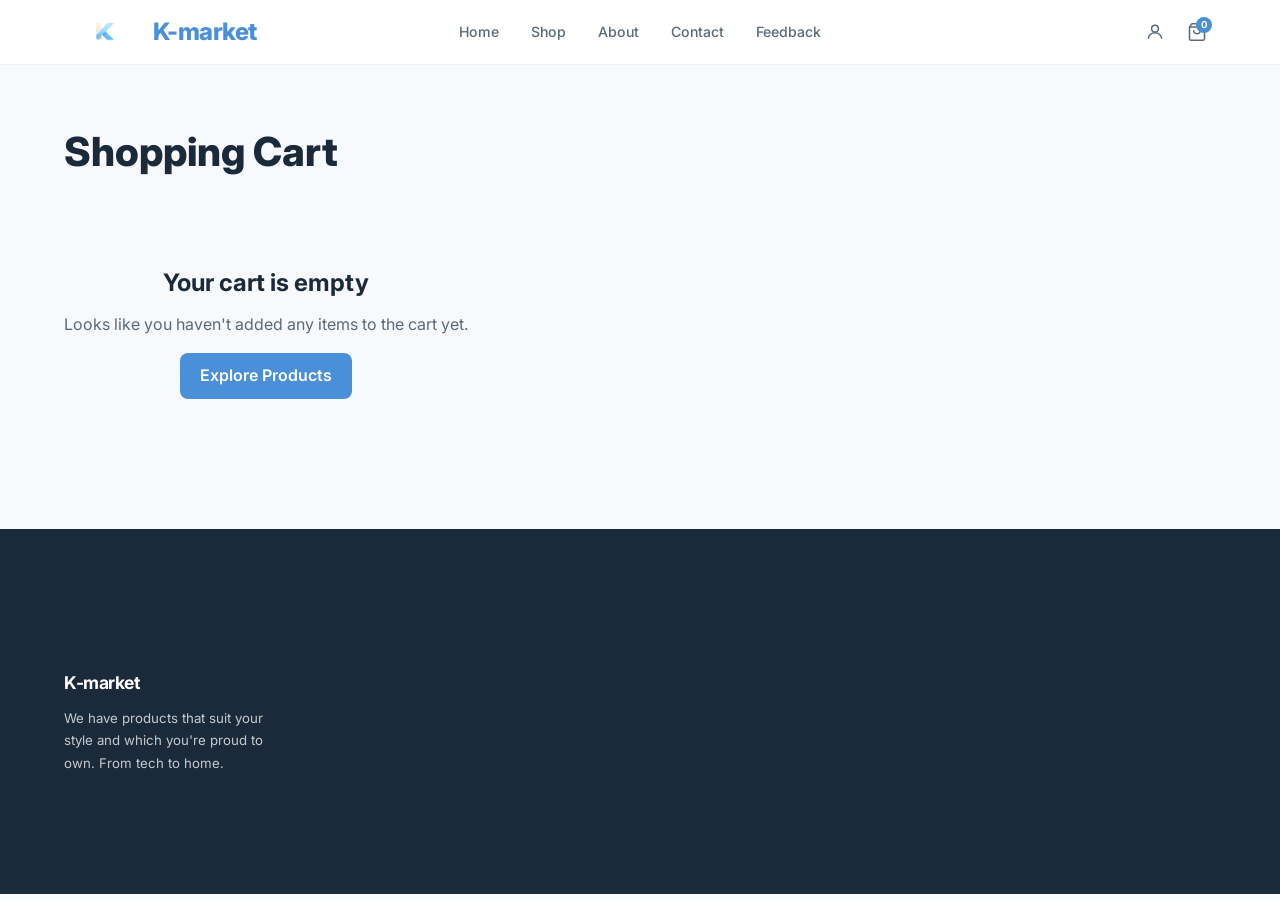
<file: cart.html>
<!DOCTYPE html>
<html lang="en">

<head>
  <meta charset="UTF-8" />
  <meta name="viewport" content="width=device-width, initial-scale=1.0" />
  <title>Your Cart - K-market</title>
  <link rel="preconnect" href="https://fonts.googleapis.com" />
  <link rel="preconnect" href="https://fonts.gstatic.com" crossorigin />
  <link href="https://fonts.googleapis.com/css2?family=Inter:wght@400;500;600;700;800&display=swap" rel="stylesheet" />
  <link rel="stylesheet" href="styles.css" />
  <link rel="stylesheet" href="cart.css" />
</head>

<body>

  <!-- ═══════════════════════════════ NAVBAR ═══════════════════════════════ -->
  <header class="navbar" id="navbar">
    <div class="container nav-inner">
      <a href="index.html" class="logo">
        <img src="logo.png" alt="K-market" class="logo-img" />
        <span class="logo-text">K-market</span>
      </a>

      <nav class="nav-links" id="nav-links">
        <a href="index.html" class="nav-link">Home</a>
        <a href="index.html#products" class="nav-link">Shop</a>
        <a href="about.html" class="nav-link">About</a>
        <a href="contact.html" class="nav-link">Contact</a>
        <a href="feedback.html" class="nav-link">Feedback</a>
      </nav>

      <div class="nav-actions">
        <a href="login.html" class="nav-icon-btn" id="btn-user" aria-label="Account">
          <svg width="20" height="20" viewBox="0 0 24 24" fill="none" stroke="currentColor" stroke-width="1.8">
            <circle cx="12" cy="8" r="4" />
            <path d="M4 20c0-4 3.6-7 8-7s8 3 8 7" />
          </svg>
        </a>

        <button class="nav-icon-btn cart-btn" id="btn-cart" aria-label="Cart">
          <svg width="20" height="20" viewBox="0 0 24 24" fill="none" stroke="currentColor" stroke-width="1.8">
            <path d="M6 2 3 6v14a2 2 0 0 0 2 2h14a2 2 0 0 0 2-2V6l-3-4z" />
            <line x1="3" y1="6" x2="21" y2="6" />
            <path d="M16 10a4 4 0 0 1-8 0" />
          </svg>
          <span class="cart-badge" id="cart-badge">0</span>
        </button>
        <button class="hamburger" id="hamburger" aria-label="Menu">
          <svg width="24" height="24" viewBox="0 0 24 24" fill="none" stroke="currentColor" stroke-width="2">
            <path d="M3 12h18M3 6h18M3 18h18" />
          </svg>
        </button>
      </div>
    </div>
  </header>

  <!-- ═════════════════════════════ CART SECTION ══════════════════════════════ -->
  <main class="cart-page">
    <div class="container">
      <div class="cart-header">
        <h1>Shopping Cart</h1>
      </div>

      <div class="cart-container" id="cart-container">
        <!-- Cart Items -->
        <div class="cart-items" id="cart-items">
          <!-- Items will be injected here via JS -->
        </div>

        <!-- Order Summary -->
        <aside class="cart-summary">
          <h2 class="summary-title">Order Summary</h2>
          <div class="order-item-row" style="margin-bottom: 15px;">
            <span>Subtotal</span>
            <div class="dots"></div>
            <span id="summary-subtotal">$0.00</span>
          </div>
          <div class="order-item-row" style="margin-bottom: 15px;">
            <span>Shipping</span>
            <div class="dots"></div>
            <span>Free</span>
          </div>
          <div class="order-item-row" style="margin-bottom: 15px;">
            <span>Tax (10%)</span>
            <div class="dots"></div>
            <span id="summary-tax">$0.00</span>
          </div>
          <div class="order-divider"></div>
          <div class="order-item-row total-main" style="margin-top: 10px;">
            <span style="font-size: 1.25rem; font-weight: 700;">Total</span>
            <div class="dots"></div>
            <span id="summary-total" style="font-size: 1.25rem; font-weight: 700;">$0.00</span>
          </div>
          <button class="btn-checkout" onclick="window.location.href='checkout.html'">Proceed to Checkout</button>
          <a href="index.html" class="btn-continue" style="display: block; text-align: center; background: none; color: #4A90D9; margin-top: 15px;">Continue Shopping</a>
        </aside>
      </div>
    </div>
  </main>

  <!-- ═══════════════════════════════ FOOTER ═══════════════════════════════ -->
  <footer class="footer section" id="contact">
    <div class="container footer-inner">
      <div class="footer-brand">
        <span class="logo-text">K-market</span>
        <p>We have products that suit your style and which you're proud to own. From tech to home.</p>
      </div>
    </div>
  </footer>

  <script src="script.js"></script>
  <script>
    document.addEventListener('DOMContentLoaded', () => {
      const cartItemsContainer = document.getElementById('cart-items');
      const cartContainer = document.getElementById('cart-container');
      const summarySubtotal = document.getElementById('summary-subtotal');
      const summaryTax = document.getElementById('summary-tax');
      const summaryTotal = document.getElementById('summary-total');

      function renderCart() {
        const cart = CartManager.getCart();
        cartItemsContainer.innerHTML = '';

        if (cart.length === 0) {
          cartContainer.innerHTML = `
            <div class="empty-cart-msg">
              <h2>Your cart is empty</h2>
              <p>Looks like you haven't added any items to the cart yet.</p>
              <a href="index.html" class="btn-continue">Explore Products</a>
            </div>
          `;
          return;
        }

        let subtotal = 0;

        cart.forEach((item, index) => {
          subtotal += item.price * item.quantity;
          const itemEl = document.createElement('div');
          itemEl.className = 'cart-item';
          itemEl.innerHTML = `
            <img src="${item.img}" alt="${item.name}" onerror="this.src='logo.png'">
            <div class="cart-item-info">
              <h3 class="cart-item-title">${item.name}</h3>
              <p class="cart-item-price">$${item.price.toLocaleString(undefined, {minimumFractionDigits: 2})}</p>
            </div>
            <div class="cart-item-actions">
              <div class="qty-controls">
                <button class="qty-btn" onclick="updateQty(${index}, -1)">-</button>
                <input type="text" class="qty-input" value="${item.quantity}" readonly>
                <button class="qty-btn" onclick="updateQty(${index}, 1)">+</button>
              </div>
              <button class="remove-btn" onclick="removeItem(${index})">Remove</button>
            </div>
          `;
          cartItemsContainer.appendChild(itemEl);
        });

        const tax = subtotal * 0.10;
        const total = subtotal + tax;

        summarySubtotal.textContent = '$' + subtotal.toLocaleString(undefined, {minimumFractionDigits: 2});
        summaryTax.textContent = '$' + tax.toLocaleString(undefined, {minimumFractionDigits: 2});
        summaryTotal.textContent = '$' + total.toLocaleString(undefined, {minimumFractionDigits: 2});
      }

      window.updateQty = (index, change) => {
        const cart = CartManager.getCart();
        if (cart[index]) {
          cart[index].quantity += change;
          if (cart[index].quantity <= 0) {
            cart.splice(index, 1);
          }
          CartManager.saveCart(cart);
          renderCart();
        }
      };

      window.removeItem = (index) => {
        const cart = CartManager.getCart();
        cart.splice(index, 1);
        CartManager.saveCart(cart);
        renderCart();
      };

      renderCart();
    });
  </script>
</body>

</html>
</file>
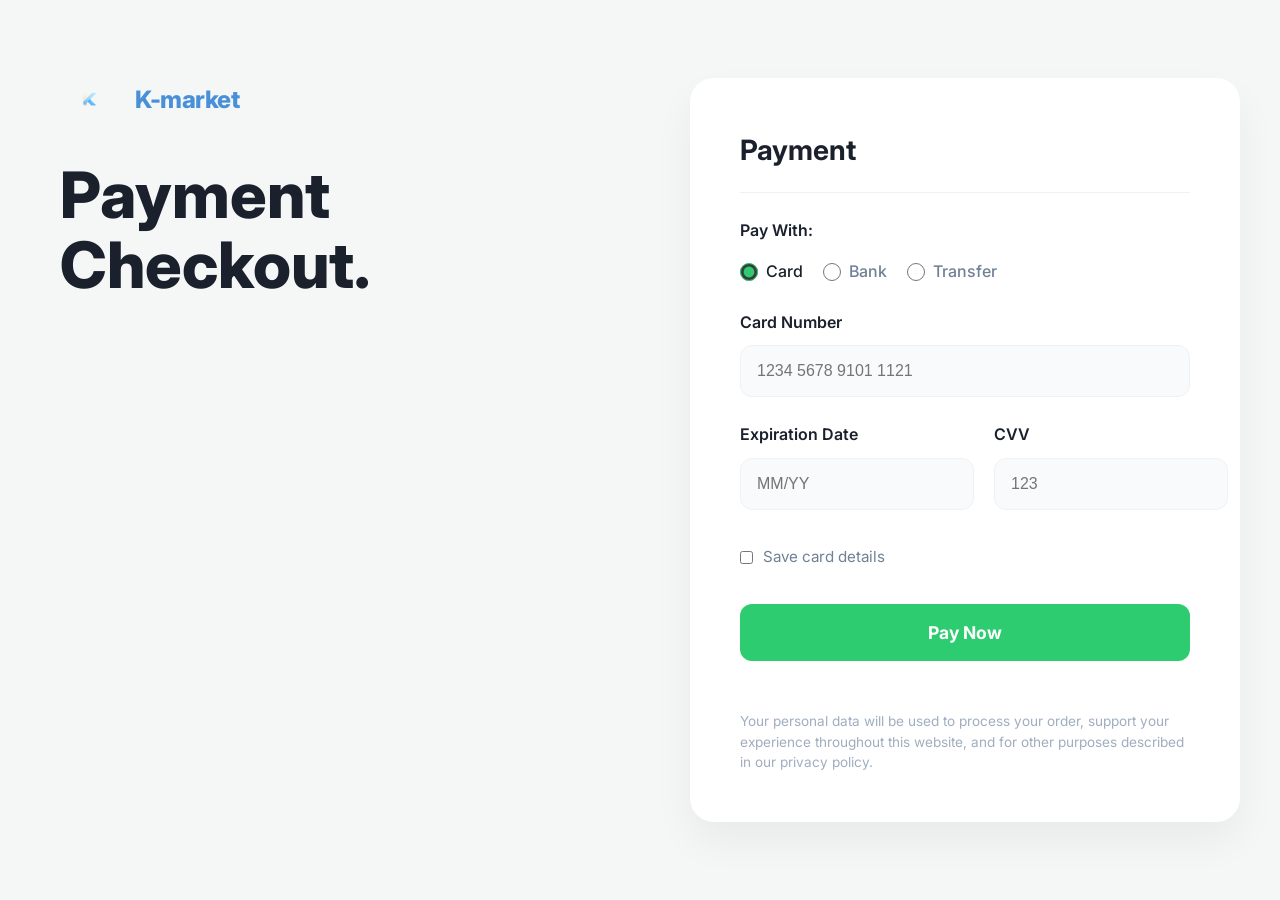
<file: checkout.html>
<!DOCTYPE html>
<html lang="en">

<head>
  <meta charset="UTF-8" />
  <meta name="viewport" content="width=device-width, initial-scale=1.0" />
  <title>Checkout - K-market</title>
  <link rel="preconnect" href="https://fonts.googleapis.com" />
  <link rel="preconnect" href="https://fonts.gstatic.com" crossorigin />
  <link href="https://fonts.googleapis.com/css2?family=Inter:wght@400;500;600;700;800&display=swap" rel="stylesheet" />
  <link rel="stylesheet" href="styles.css" />
</head>

<body>
  <div class="checkout-page">
    <!-- Left Side: Branding & Info -->
    <div class="checkout-left">
      <div class="logo">
        <a href="index.html" style="display: flex; align-items: center; gap: 15px; text-decoration: none;">
          <img src="logo.png" alt="K-market Logo" style="height: 40px;" />
          <span class="logo-text">K-market</span>
        </a>
      </div>
      <h1 class="checkout-title">Payment <br> Checkout.</h1>
      
    </div>

    <!-- Right Side: Payment Form Card -->
    <div class="checkout-right">
      <div class="checkout-card">
        <h2>Payment</h2>

        <form class="payment-section" onsubmit="event.preventDefault(); showToast('Payment successful!'); setTimeout(() => window.location.href='index.html', 2000);">
          <div class="pay-with-group">
            <p>Pay With:</p>
            <div class="radio-group">
              <label class="radio-label active">
                <input type="radio" name="pay-method" checked />
                Card
              </label>
              <label class="radio-label">
                <input type="radio" name="pay-method" />
                Bank
              </label>
              <label class="radio-label">
                <input type="radio" name="pay-method" />
                Transfer
              </label>
            </div>
          </div>

          <div class="input-group">
            <label for="card-number">Card Number</label>
            <input type="text" id="card-number" placeholder="1234 5678 9101 1121" required />
          </div>

          <div class="input-row">
            <div class="input-group">
              <label for="expiry">Expiration Date</label>
              <input type="text" id="expiry" placeholder="MM/YY" required />
            </div>
            <div class="input-group">
              <label for="cvv">CVV</label>
              <input type="text" id="cvv" placeholder="123" required />
            </div>
          </div>

          <div class="save-card-group" style="margin-top: 10px;">
            <input type="checkbox" id="save-card" />
            <label for="save-card">Save card details</label>
          </div>

          <button type="submit" class="btn-pay-green" id="btn-pay">Pay Now</button>

          <p class="checkout-disclaimer">
            Your personal data will be used to process your order, support your experience throughout this website, and for other purposes described in our privacy policy.
          </p>
        </form>
      </div>
    </div>
  </div>

  <script src="script.js"></script>
</body>

</html>
</file>
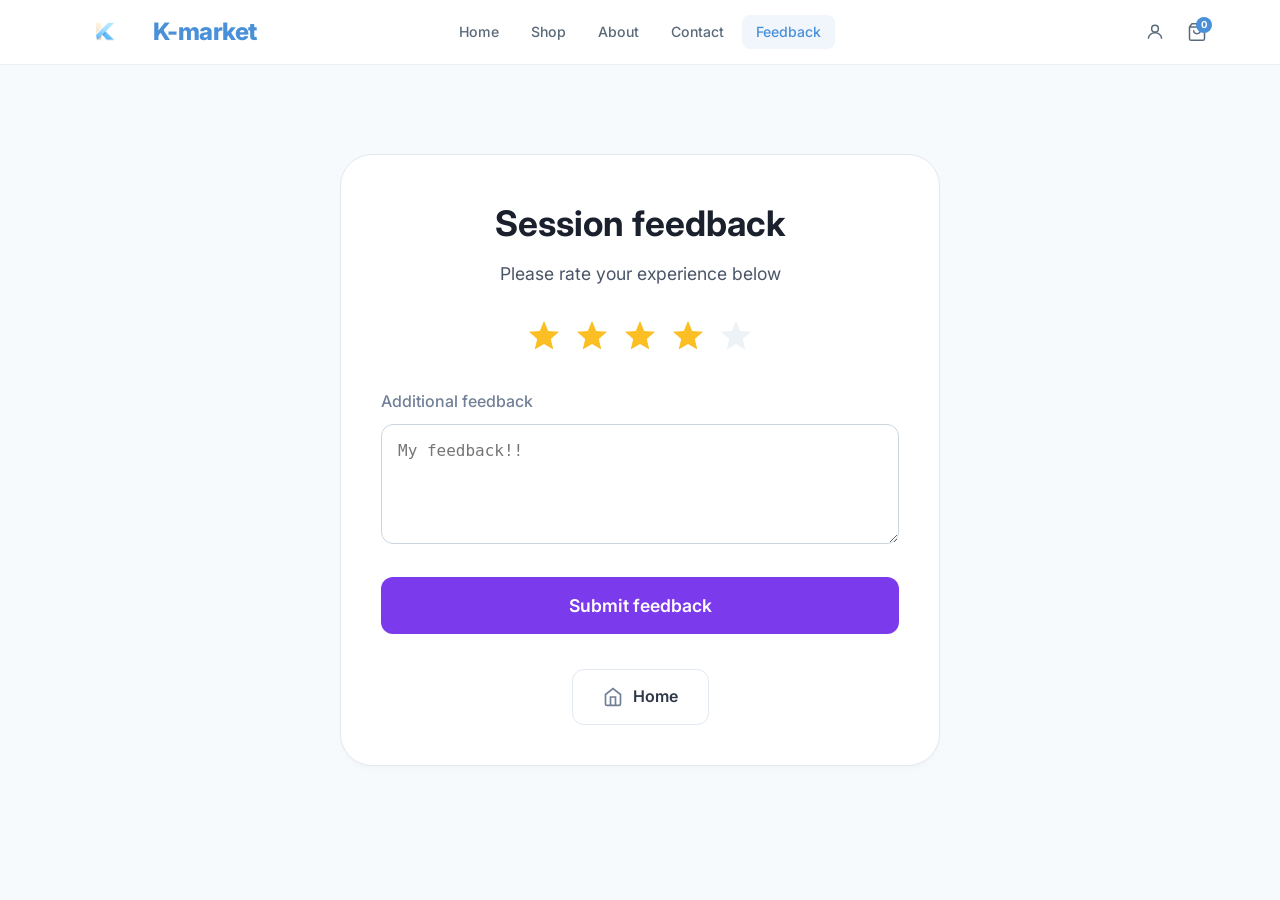
<file: feedback.html>
<!DOCTYPE html>
<html lang="en">

<head>
  <meta charset="UTF-8" />
  <meta name="viewport" content="width=device-width, initial-scale=1.0" />
  <title>Session Feedback - K-market</title>
  <link rel="preconnect" href="https://fonts.googleapis.com" />
  <link rel="preconnect" href="https://fonts.gstatic.com" crossorigin />
  <link href="https://fonts.googleapis.com/css2?family=Inter:wght@400;500;600;700;800&display=swap" rel="stylesheet" />
  <link rel="stylesheet" href="styles.css" />
</head>

<body>
  <!-- ════════════════════════════ NAVBAR ═══════════════════════════ -->
  <header class="navbar">
    <div class="container nav-inner">
      <a href="index.html" class="logo">
        <img src="logo.png" alt="K-market Logo" class="logo-img" />
        <span class="logo-text">K-market</span>
      </a>

      <nav class="nav-links">
        <a href="index.html" class="nav-link">Home</a>
        <a href="index.html#products" class="nav-link">Shop</a>
        <a href="about.html" class="nav-link">About</a>
        <a href="contact.html" class="nav-link">Contact</a>
        <a href="feedback.html" class="nav-link active">Feedback</a>
      </nav>

      <div class="nav-actions">
        <a href="login.html" class="nav-icon-btn" id="btn-user" aria-label="Account">
          <svg width="20" height="20" viewBox="0 0 24 24" fill="none" stroke="currentColor" stroke-width="1.8">
            <circle cx="12" cy="8" r="4" />
            <path d="M4 20c0-4 3.6-7 8-7s8 3 8 7" />
          </svg>
        </a>

        <button class="nav-icon-btn cart-btn" id="btn-cart" aria-label="Cart">
          <svg width="20" height="20" viewBox="0 0 24 24" fill="none" stroke="currentColor" stroke-width="1.8">
            <path d="M6 2 3 6v14a2 2 0 0 0 2 2h14a2 2 0 0 0 2-2V6l-3-4z" />
            <line x1="3" y1="6" x2="21" y2="6" />
            <path d="M16 10a4 4 0 0 1-8 0" />
          </svg>
          <span class="cart-badge" id="cart-badge">0</span>
        </button>

        <button class="hamburger" id="hamburger" aria-label="Menu">
          <svg width="24" height="24" viewBox="0 0 24 24" fill="none" stroke="currentColor" stroke-width="2">
            <path d="M3 12h18M3 6h18M3 18h18" />
          </svg>
        </button>
      </div>
    </div>
  </header>

  <main class="feedback-page">
    <div class="feedback-container">
      <div class="feedback-header">
        <h1>Session feedback</h1>
        <p>Please rate your experience below</p>
      </div>

      <form class="feedback-form"
        onsubmit="event.preventDefault(); showToast('Thank you for your feedback!'); setTimeout(() => window.location.href='index.html', 2000);">
        <div class="rating-section">
          <div class="stars">
            <input type="radio" id="star5" name="rating" value="5" /><label for="star5"></label>
            <input type="radio" id="star4" name="rating" value="4" checked /><label for="star4"></label>
            <input type="radio" id="star3" name="rating" value="3" /><label for="star3"></label>
            <input type="radio" id="star2" name="rating" value="2" /><label for="star2"></label>
            <input type="radio" id="star1" name="rating" value="1" /><label for="star1"></label>
          </div>

        </div>

        <div class="feedback-field">
          <label>Additional feedback</label>
          <textarea placeholder="My feedback!!"></textarea>
        </div>

        <button type="submit" class="btn-submit-feedback">Submit feedback</button>

        <div class="feedback-actions">
          <a href="index.html" class="btn-action-outline">
            <svg viewBox="0 0 24 24" fill="none" stroke="currentColor" stroke-width="2">
              <path d="M3 9l9-7 9 7v11a2 2 0 0 1-2 2H5a2 2 0 0 1-2-2z" />
              <polyline points="9 22 9 12 15 12 15 22" />
            </svg>
            Home
          </a>
        </div>
      </form>
    </div>
  </main>

  <script src="script.js"></script>
</body>

</html>
</file>
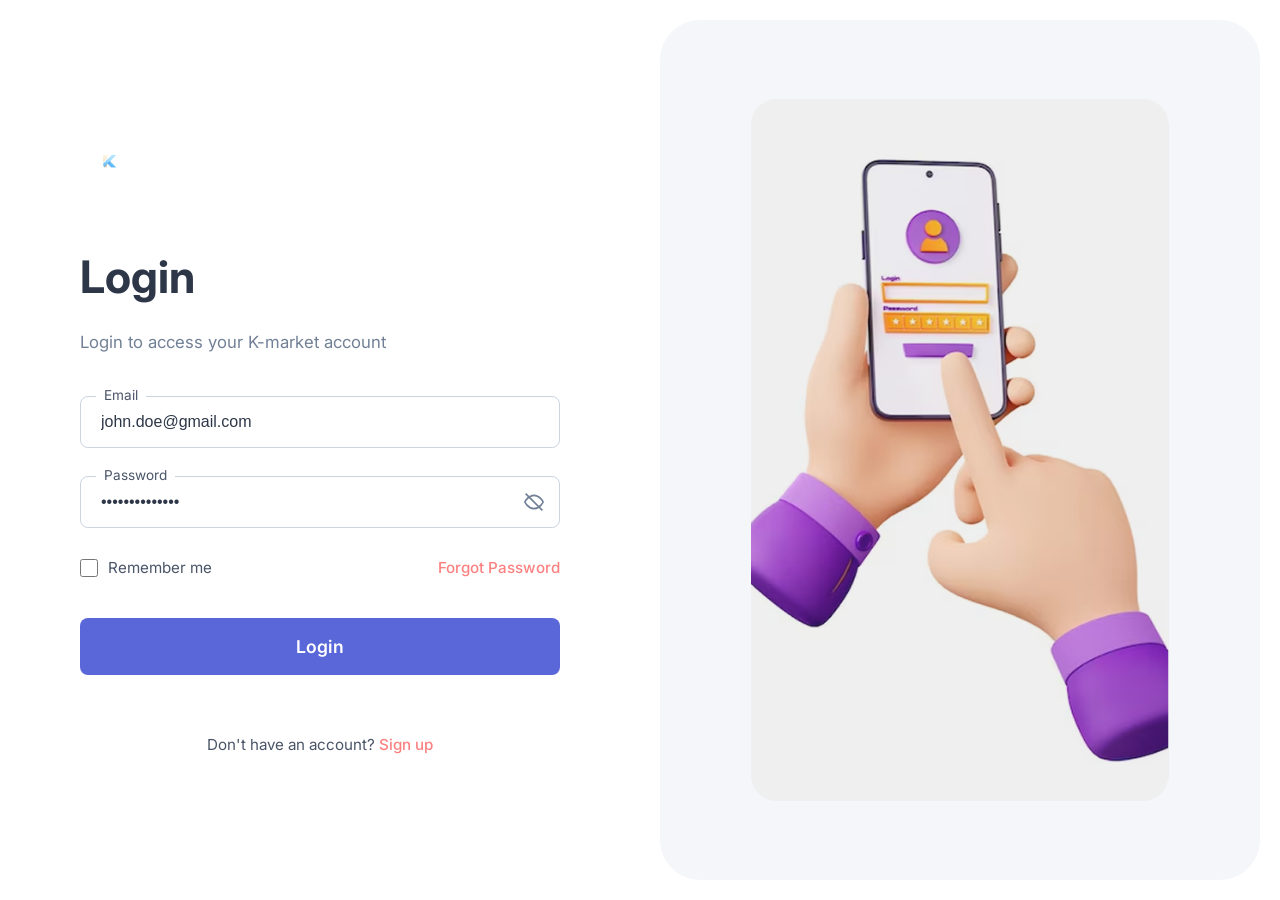
<file: login.html>
<!DOCTYPE html>
<html lang="en">

<head>
  <meta charset="UTF-8">
  <title>Login - K-market</title>
  <link rel="preconnect" href="https://fonts.googleapis.com" />
  <link rel="preconnect" href="https://fonts.gstatic.com" crossorigin />
  <link href="https://fonts.googleapis.com/css2?family=Inter:wght@400;500;600;700;800&display=swap" rel="stylesheet" />
  <link rel="stylesheet" href="styles.css" />
</head>

<body>
  <div class="auth-page">
    <div class="auth-container">
      <div class="auth-left">
        <div class="auth-form-wrap">
          <a href="index.html" class="auth-logo">
            <img src="logo.png" alt="K-market">
          </a>

          <div class="auth-header">
            <h1 class="auth-title">Login</h1>
            <p class="auth-subtitle">Login to access your K-market account</p>
          </div>

          <form class="auth-form" onsubmit="event.preventDefault(); window.location.href='index.html';">
            <div class="form-group-outline">
              <input type="email" id="email" required placeholder=" " value="john.doe@gmail.com">
              <label for="email">Email</label>
            </div>

            <div class="form-group-outline">
              <input type="password" id="password" required placeholder=" " value="••••••••••••••">
              <label for="password">Password</label>
              <button type="button" class="password-toggle" aria-label="Toggle password visibility"
                onclick="const p = document.getElementById('password'); p.type = p.type === 'password' ? 'text' : 'password';">
                <svg viewBox="0 0 24 24" width="20" height="20" stroke="currentColor" stroke-width="2" fill="none">
                  <path d="M1 12s4-8 11-8 11 8 11 8-4 8-11 8-11-8-11-8z"></path>
                  <line x1="2" y1="2" x2="22" y2="22"></line>
                </svg>
              </button>
            </div>

            <div class="auth-options">
              <label class="auth-checkbox">
                <input type="checkbox">
                <span>Remember me</span>
              </label>
              <a href="#" class="auth-link">Forgot Password</a>
            </div>

            <button type="submit" class="btn-auth">Login</button>

            <div class="auth-footer">
              Don't have an account? <a href="signup.html" class="auth-link">Sign up</a>
            </div>
          </form>
        </div>
      </div>

      <div class="auth-right">
        <div class="auth-img-wrap">
          <img src="login (2).png" alt="Login Security Illustration"
            onerror="this.src='logo.png'; this.style.opacity='0.1';">
        </div>
      </div>
    </div>
  </div>
</body>

</html>
</file>
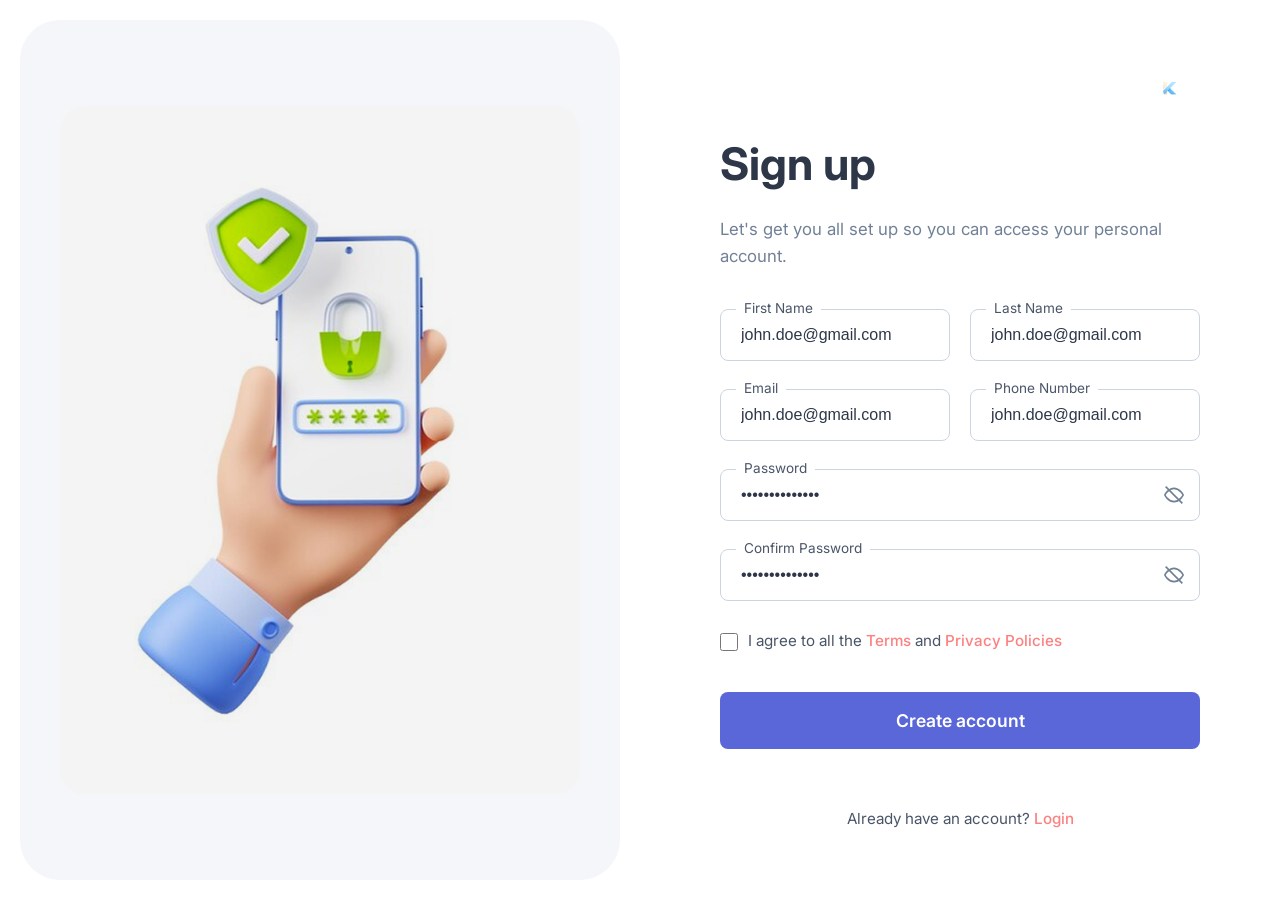
<file: signup.html>
<!DOCTYPE html>
<html lang="en">

<head>
  <meta charset="UTF-8">
  <title>Sign up - K-market</title>
  <link rel="preconnect" href="https://fonts.googleapis.com" />
  <link rel="preconnect" href="https://fonts.gstatic.com" crossorigin />
  <link href="https://fonts.googleapis.com/css2?family=Inter:wght@400;500;600;700;800&display=swap" rel="stylesheet" />
  <link rel="stylesheet" href="styles.css" />
</head>

<body>
  <div class="auth-page">
    <div class="auth-container">
      <div class="auth-left auth-img-col">
        <div class="auth-img-wrap">
          <img src="signup.png" alt="Sign Up Illustration" onerror="this.src='logo.png'; this.style.opacity='0.1';">
        </div>
      </div>

      <div class="auth-right">
        <div class="auth-form-wrap">
          <div style="display: flex; justify-content: flex-end; margin-bottom: 20px;">
            <a href="index.html" class="auth-logo" style="margin-bottom: 0;">
              <img src="logo.png" alt="K-market">
            </a>
          </div>

          <div class="auth-header">
            <h1 class="auth-title">Sign up</h1>
            <p class="auth-subtitle">Let's get you all set up so you can access your personal account.</p>
          </div>

          <form class="auth-form" onsubmit="event.preventDefault(); window.location.href='index.html';">
            <div class="form-row">
              <div class="form-group-outline">
                <input type="text" id="firstname" required placeholder=" " value="john.doe@gmail.com">
                <label for="firstname">First Name</label>
              </div>
              <div class="form-group-outline">
                <input type="text" id="lastname" required placeholder=" " value="john.doe@gmail.com">
                <label for="lastname">Last Name</label>
              </div>
            </div>

            <div class="form-row">
              <div class="form-group-outline">
                <input type="email" id="email" required placeholder=" " value="john.doe@gmail.com">
                <label for="email">Email</label>
              </div>
              <div class="form-group-outline">
                <input type="tel" id="phone" required placeholder=" " value="john.doe@gmail.com">
                <label for="phone">Phone Number</label>
              </div>
            </div>

            <div class="form-group-outline">
              <input type="password" id="password" required placeholder=" " value="••••••••••••••">
              <label for="password">Password</label>
              <button type="button" class="password-toggle" aria-label="Toggle password visibility"
                onclick="const p = document.getElementById('password'); p.type = p.type === 'password' ? 'text' : 'password';">
                <svg viewBox="0 0 24 24" width="20" height="20" stroke="currentColor" stroke-width="2" fill="none">
                  <path d="M1 12s4-8 11-8 11 8 11 8-4 8-11 8-11-8-11-8z"></path>
                  <line x1="2" y1="2" x2="22" y2="22"></line>
                </svg>
              </button>
            </div>

            <div class="form-group-outline">
              <input type="password" id="confirm_password" required placeholder=" " value="••••••••••••••">
              <label for="confirm_password">Confirm Password</label>
              <button type="button" class="password-toggle" aria-label="Toggle password visibility"
                onclick="const p = document.getElementById('confirm_password'); p.type = p.type === 'password' ? 'text' : 'password';">
                <svg viewBox="0 0 24 24" width="20" height="20" stroke="currentColor" stroke-width="2" fill="none">
                  <path d="M1 12s4-8 11-8 11 8 11 8-4 8-11 8-11-8-11-8z"></path>
                  <line x1="2" y1="2" x2="22" y2="22"></line>
                </svg>
              </button>
            </div>

            <div class="auth-options" style="justify-content: flex-start;">
              <label class="auth-checkbox">
                <input type="checkbox" required>
                <span>I agree to all the <a href="#" class="auth-link">Terms</a> and <a href="#"
                    class="auth-link">Privacy Policies</a></span>
              </label>
            </div>

            <button type="submit" class="btn-auth">Create account</button>

            <div class="auth-footer">
              Already have an account? <a href="login.html" class="auth-link">Login</a>
            </div>
          </form>
        </div>
      </div>
    </div>
  </div>
</body>

</html>
</file>
<file: styles.css>
/* ═══════════════════════════════════════════════════════════════
   K-market – styles.css
   ═══════════════════════════════════════════════════════════════ */

/* ── Reset & Base ── */
*,
*::before,
*::after {
  box-sizing: border-box;
  margin: 0;
  padding: 0;
}

html {
  scroll-behavior: smooth;
}

body {
  font-family: 'Inter', sans-serif;
  background: #f8f9fc;
  color: #2d3748;
  line-height: 1.6;
  overflow-x: hidden;
}

a {
  text-decoration: none;
  color: inherit;
}

img {
  display: block;
  max-width: 100%;
}

button {
  cursor: pointer;
  border: none;
  background: none;
  font-family: inherit;
}

/* ── Layout ── */
.container {
  width: min(1200px, 90%);
  margin-inline: auto;
}

.section {
  padding: 80px 0;
}

/* ─────────────────────────────────────────────────────────────
   ANNOUNCEMENT BAR
───────────────────────────────────────────────────────────── */
.announcement-bar {
  background: #000;
  color: #fff;
  font-size: 0.85rem;
  padding: 8px 0;
  text-align: center;
  position: relative;
  z-index: 1000;
}

.announcement-bar a {
  text-decoration: underline;
  font-weight: 600;
  margin-left: 5px;
}

.announcement-inner {
  display: flex;
  justify-content: center;
  align-items: center;
  position: relative;
}

.announcement-close {
  position: absolute;
  right: 0;
  color: #fff;
  opacity: 0.8;
}

.announcement-close:hover {
  opacity: 1;
}

/* ─────────────────────────────────────────────────────────────
   NAVBAR
───────────────────────────────────────────────────────────── */
.navbar {
  position: fixed;
  top: 0;
  left: 0;
  right: 0;
  z-index: 900;
  background: rgba(255, 255, 255, 0.92);
  backdrop-filter: blur(12px);
  -webkit-backdrop-filter: blur(12px);
  border-bottom: 1px solid rgba(0, 0, 0, 0.06);
  transition: box-shadow 0.3s;
}

.navbar.scrolled {
  box-shadow: 0 4px 24px rgba(74, 144, 217, 0.08);
}

.nav-inner {
  display: grid;
  grid-template-columns: 1fr auto 1fr;
  align-items: center;
  height: 64px;
}

/* Logo */
.logo {
  font-weight: 700;
  font-size: 1.15rem;
  color: #4A90D9;
  display: flex;
  align-items: center;
  gap: 6px;
  letter-spacing: -0.3px;
  justify-self: start;
}

.logo-icon {
  font-size: 1.1rem;
}


.logo-img {
  height: 55px; /* Increased size */
  width: auto;
  object-fit: contain;
  display: block;
}

.logo-text {
  font-size: 1.5rem; /* Slightly larger text */
  font-weight: 800;
  color: #4A90D9; /* Primary blue color */
  letter-spacing: -0.5px;
}

/* Nav links */
.nav-links {
  display: flex;
  gap: 0.25rem;
  justify-self: center;
}

.nav-link {
  padding: 6px 14px;
  border-radius: 8px;
  font-size: 0.88rem;
  font-weight: 500;
  color: #5a6a7a;
  transition: color 0.2s, background 0.2s;
}

.nav-link:hover,
.nav-link.active {
  color: #4A90D9;
  background: rgba(74, 144, 217, 0.08);
}

/* Nav actions */
.nav-actions {
  display: flex;
  align-items: center;
  gap: 4px;
  justify-self: end;
}

.nav-icon-btn {
  width: 38px;
  height: 38px;
  border-radius: 10px;
  display: flex;
  align-items: center;
  justify-content: center;
  color: #5a6a7a;
  transition: background 0.2s, color 0.2s;
  position: relative;
}

.nav-icon-btn:hover {
  background: rgba(74, 144, 217, 0.1);
  color: #4A90D9;
}

.cart-badge {
  position: absolute;
  top: 4px;
  right: 4px;
  background: #4A90D9;
  color: #fff;
  font-size: 0.6rem;
  font-weight: 700;
  width: 16px;
  height: 16px;
  border-radius: 50%;
  display: flex;
  align-items: center;
  justify-content: center;
  line-height: 1;
}

/* Hamburger */
.hamburger {
  display: none;
  flex-direction: column;
  gap: 5px;
  padding: 6px;
}

.hamburger span {
  display: block;
  width: 22px;
  height: 2px;
  background: #5a6a7a;
  border-radius: 2px;
  transition: all 0.3s;
}

/* ─────────────────────────────────────────────────────────────
   BUTTONS
───────────────────────────────────────────────────────────── */
.btn {
  display: inline-flex;
  align-items: center;
  justify-content: center;
  padding: 12px 32px;
  border-radius: 30px;
  font-weight: 600;
  font-size: 0.92rem;
  transition: all 0.25s;
  letter-spacing: 0.3px;
}

.btn-primary {
  background: #2d3748;
  color: #fff;
  box-shadow: 0 4px 16px rgba(45, 55, 72, 0.25);
}

.btn-primary:hover {
  background: #4A90D9;
  box-shadow: 0 8px 24px rgba(74, 144, 217, 0.35);
  transform: translateY(-2px);
}

.btn-outline {
  background: transparent;
  border: 2px solid #4A90D9;
  color: #4A90D9;
}

.btn-outline:hover {
  background: #4A90D9;
  color: #fff;
  transform: translateY(-2px);
  box-shadow: 0 8px 24px rgba(74, 144, 217, 0.25);
}

/* ─────────────────────────────────────────────────────────────
   HERO
───────────────────────────────────────────────────────────── */
.hero {
  position: relative;
  min-height: 100vh;
  display: flex;
  align-items: center;
  overflow: hidden;
  background: url('backg.png') center/cover no-repeat;
  padding-top: 64px;
}

/* Decorative blobs */
.hero-blob {
  position: absolute;
  border-radius: 50%;
  filter: blur(70px);
  opacity: 0.35;
  pointer-events: none;
}

.blob-1 {
  width: 500px;
  height: 500px;
  background: radial-gradient(circle, #a8d4f5, #d0e9ff);
  top: -100px;
  right: -120px;
}

.blob-2 {
  width: 350px;
  height: 350px;
  background: radial-gradient(circle, #c8e6ff, #e8f4ff);
  bottom: -80px;
  left: -60px;
}

/* Hero background product images */
.hero-bg-img {
  position: absolute;
  top: 50%;
  transform: translateY(-50%);
  max-height: 70%;
  pointer-events: none;
  z-index: 0;
  opacity: 0.85;
}

.hero-bg-left {
  left: 0;
}

.hero-bg-right {
  right: 0;
}

.hero-content {
  position: relative;
  z-index: 1;
  text-align: center;
  max-width: 600px;
  margin-inline: auto;
  padding: 60px 0;
  animation: fadeUp 0.7s ease both;
}

@keyframes fadeUp {
  from {
    opacity: 0;
    transform: translateY(30px);
  }

  to {
    opacity: 1;
    transform: translateY(0);
  }
}

.hero-breadcrumb {
  font-size: 0.8rem;
  color: #7090b0;
  letter-spacing: 1px;
  margin-bottom: 16px;
  text-transform: uppercase;
}

.hero-content h1 {
  font-size: 1.8rem;
  font-weight: 700;
  color: #4A90D9;
  margin-bottom: 8px;
  letter-spacing: -0.5px;
}

.hero-title {
  font-size: clamp(2.8rem, 6vw, 4.5rem);
  font-weight: 800;
  line-height: 1.1;
  color: #4A90D9;
  margin-bottom: 16px;
  letter-spacing: -1.5px;
}

.hero-sub {
  font-size: 1rem;
  color: #5a7a9a;
  margin-bottom: 32px;
}

/* Stats */
.hero-stats {
  display: flex;
  gap: 2rem;
  justify-content: center;
  margin-top: 48px;
  flex-wrap: wrap;
}

.stat-item {
  display: flex;
  flex-direction: column;
  align-items: center;
}

.stat-number {
  font-size: 1.4rem;
  font-weight: 800;
  color: #1a2a3a;
}

.stat-label {
  font-size: 0.75rem;
  color: #7a9ab0;
  margin-top: 2px;
}

/* ─────────────────────────────────────────────────────────────
   SECTION TITLE
───────────────────────────────────────────────────────────── */
.section-title {
  font-size: 1.6rem;
  font-weight: 700;
  text-align: center;
  color: #1a2a3a;
  margin-bottom: 40px;
  letter-spacing: -0.5px;
}

/* ─────────────────────────────────────────────────────────────
   CATEGORIES
───────────────────────────────────────────────────────────── */
.categories {
  background: #fff;
}

.category-grid {
  display: grid;
  grid-template-columns: repeat(3, 1fr);
  gap: 20px;
}

.category-card {
  display: flex;
  flex-direction: column;
  align-items: center;
  border-radius: 16px;
  overflow: hidden;
  background: #f0f6ff;
  transition: transform 0.3s, box-shadow 0.3s;
  padding-bottom: 18px;
  cursor: pointer;
}

.category-card:hover {
  transform: translateY(-6px);
  box-shadow: 0 16px 40px rgba(74, 144, 217, 0.15);
}

.category-card.featured {
  background: linear-gradient(145deg, #dbeeff, #c4e0ff);
}

.category-img-wrap {
  width: 100%;
  aspect-ratio: 4/3;
  overflow: hidden;
  display: flex;
  align-items: center;
  justify-content: center;
  background: rgba(255, 255, 255, 0.4);
}

.category-img-wrap img {
  width: 100%;
  height: 100%;
  object-fit: cover;
  transition: transform 0.4s;
}

.category-card:hover .category-img-wrap img {
  transform: scale(1.06);
}

/* placeholder when image missing */
.category-img-wrap.img-placeholder {
  background: linear-gradient(135deg, #d0e8ff, #b8d8f8);
  position: relative;
}

.category-img-wrap.img-placeholder::after {
  content: '📷';
  font-size: 2.5rem;
  position: absolute;
  opacity: 0.4;
}

.category-name {
  font-size: 0.92rem;
  font-weight: 600;
  color: #2d3748;
  margin-top: 14px;
}

/* ─────────────────────────────────────────────────────────────
   FEATURES BAR
───────────────────────────────────────────────────────────── */
.features-bar {
  background: #fff;
  border-top: 1px solid #eef2f8;
  border-bottom: 1px solid #eef2f8;
  padding: 32px 0;
}

.features-inner {
  display: grid;
  grid-template-columns: repeat(4, 1fr);
  gap: 24px;
}

.feature-item {
  display: flex;
  align-items: center;
  gap: 14px;
}

.feature-icon {
  width: 48px;
  height: 48px;
  background: rgba(74, 144, 217, 0.08);
  border-radius: 12px;
  display: flex;
  align-items: center;
  justify-content: center;
  flex-shrink: 0;
}

.feature-text strong {
  display: block;
  font-size: 0.88rem;
  color: #1a2a3a;
  font-weight: 700;
}

.feature-text span {
  font-size: 0.78rem;
  color: #7a9ab0;
}

/* ─────────────────────────────────────────────────────────────
   PRODUCTS
───────────────────────────────────────────────────────────── */
.products {
  background: #f8f9fc;
}

.products-grid {
  display: grid;
  grid-template-columns: repeat(4, 1fr);
  gap: 22px;
}

/* Product Card */
.product-card {
  background: #fff;
  border-radius: 16px;
  overflow: hidden;
  transition: transform 0.3s, box-shadow 0.3s;
  box-shadow: 0 2px 12px rgba(0, 0, 0, 0.04);
}

.product-card:hover {
  transform: translateY(-6px);
  box-shadow: 0 16px 40px rgba(74, 144, 217, 0.12);
}

.product-img-wrap {
  position: relative;
  aspect-ratio: 1;
  overflow: hidden;
  background: #f0f6ff;
  display: flex;
  align-items: center;
  justify-content: center;
}

.product-img-wrap img {
  width: 100%;
  height: 100%;
  object-fit: cover;
  transition: transform 0.4s;
}

.product-card:hover .product-img-wrap img {
  transform: scale(1.05);
}

/* placeholder when image missing */
.product-img-wrap.img-placeholder {
  background: linear-gradient(135deg, #e8f3ff, #d0e8ff);
}

.product-img-wrap.img-placeholder::after {
  content: '📷';
  font-size: 2rem;
  opacity: 0.35;
  position: absolute;
}

/* Badge */
.badge {
  position: absolute;
  top: 10px;
  left: 10px;
  z-index: 2;
  font-size: 0.7rem;
  font-weight: 700;
  padding: 3px 10px;
  border-radius: 20px;
  letter-spacing: 0.5px;
}

.badge-sale {
  background: #ff6b6b;
  color: #fff;
}

.badge-new {
  background: #4A90D9;
  color: #fff;
}

/* Quick view */
.add-to-cart-btn {
  position: absolute;
  bottom: -40px;
  left: 50%;
  transform: translateX(-50%);
  background: rgba(45, 55, 72, 0.9);
  color: #fff;
  font-size: 0.78rem;
  font-weight: 600;
  padding: 8px 20px;
  border-radius: 20px;
  white-space: nowrap;
  transition: bottom 0.3s;
}

.product-card:hover .add-to-cart-btn {
  bottom: 12px;
}

/* Product Info */
.product-info {
  padding: 14px 16px 16px;
}

.product-name {
  font-size: 0.92rem;
  font-weight: 700;
  color: #1a2a3a;
  margin-bottom: 4px;
}

.product-desc {
  font-size: 0.76rem;
  color: #8a9ab0;
  margin-bottom: 10px;
}

.product-price {
  display: flex;
  align-items: center;
  gap: 8px;
}

.price-current {
  font-size: 0.9rem;
  font-weight: 700;
  color: #2d3748;
}

.price-old {
  font-size: 0.78rem;
  color: #b0bec5;
  text-decoration: line-through;
}

/* Show more */
.show-more-wrap {
  display: flex;
  justify-content: center;
  margin-top: 40px;
}

/* ─────────────────────────────────────────────────────────────
   NEWSLETTER
───────────────────────────────────────────────────────────── */
.newsletter-section {
  padding: 60px 0;
  background: #f8f9fc;
}

.newsletter-inner {
  background: #000;
  border-radius: 20px;
  padding: 40px 60px;
  display: flex;
  align-items: center;
  justify-content: space-between;
  gap: 40px;
  flex-wrap: wrap;
}

.newsletter-title {
  color: #fff;
  font-size: 2.2rem;
  font-weight: 800;
  line-height: 1.2;
  letter-spacing: -1px;
}

.newsletter-form {
  display: flex;
  flex-direction: column;
  gap: 15px;
  width: 100%;
  max-width: 350px;
}

.input-wrap {
  position: relative;
  display: flex;
  align-items: center;
}

.input-wrap svg {
  position: absolute;
  left: 16px;
  color: #888;
}

.newsletter-form input {
  width: 100%;
  padding: 14px 16px 14px 45px;
  border-radius: 30px;
  border: none;
  font-family: inherit;
  font-size: 0.9rem;
}

.btn-subscribe {
  width: 100%;
  padding: 14px;
  border-radius: 30px;
  border: none;
  background: #fff;
  color: #000;
  font-weight: 600;
  cursor: pointer;
  transition: opacity 0.2s;
}

.btn-subscribe:hover {
  opacity: 0.9;
}

/* ─────────────────────────────────────────────────────────────
   FOOTER
───────────────────────────────────────────────────────────── */
.footer {
  background: #1a2a3a;
  color: rgba(255, 255, 255, 0.75);
}

.footer-inner {
  display: grid;
  grid-template-columns: 2fr 1fr 1fr 1fr 1fr;
  gap: 40px;
  padding: 60px 0 40px;
}

.footer-brand {
  display: flex;
  flex-direction: column;
  gap: 10px;
}

.social-icons {
  display: flex;
  gap: 12px;
  margin-top: 10px;
}

.social-icons a {
  display: flex;
  align-items: center;
  justify-content: center;
  width: 32px;
  height: 32px;
  border-radius: 50%;
  background: #fff;
  color: #000;
  transition: transform 0.2s;
}

.social-icons a:hover {
  transform: translateY(-2px);
}

.footer-brand .logo-text {
  font-size: 1.1rem;
  font-weight: 700;
  color: #fff;
}

.footer-brand p {
  font-size: 0.83rem;
  line-height: 1.7;
  max-width: 220px;
}

.footer-links {
  display: flex;
  flex-direction: column;
  gap: 10px;
}

.footer-links h4 {
  color: #fff;
  font-size: 0.9rem;
  font-weight: 700;
  margin-bottom: 4px;
}

.footer-links a {
  font-size: 0.83rem;
  color: rgba(255, 255, 255, 0.55);
  transition: color 0.2s;
}

.footer-links a:hover {
  color: #4A90D9;
}

.footer-bottom {
  border-top: 1px solid rgba(255, 255, 255, 0.08);
  padding: 20px 0;
  display: flex;
  justify-content: space-between;
  align-items: center;
  font-size: 0.78rem;
  color: rgba(255, 255, 255, 0.35);
  flex-wrap: wrap;
  gap: 15px;
}

.payment-icons {
  display: flex;
  gap: 10px;
  align-items: center;
}

/* ─────────────────────────────────────────────────────────────
   SCROLL REVEAL
───────────────────────────────────────────────────────────── */
.reveal {
  opacity: 0;
  transform: translateY(28px);
  transition: opacity 0.6s ease, transform 0.6s ease;
}

.reveal.visible {
  opacity: 1;
  transform: none;
}

/* ─────────────────────────────────────────────────────────────
   RESPONSIVE
───────────────────────────────────────────────────────────── */
@media (max-width: 1024px) {
  .products-grid {
    grid-template-columns: repeat(3, 1fr);
  }

  .features-inner {
    grid-template-columns: repeat(2, 1fr);
  }

  .footer-inner {
    grid-template-columns: 1fr 1fr;
  }
}

@media (max-width: 768px) {
  .nav-links {
    display: none;
  }

  .hamburger {
    display: flex;
  }

  .hero-bg-img {
    opacity: 0.3;
    max-height: 55%;
  }

  .category-grid {
    grid-template-columns: 1fr 1fr;
  }

  .products-grid {
    grid-template-columns: repeat(2, 1fr);
  }

  .features-inner {
    grid-template-columns: 1fr;
    gap: 16px;
  }

  .footer-inner {
    grid-template-columns: 1fr;
    gap: 28px;
  }
}

@media (max-width: 480px) {
  .hero-title {
    font-size: 2.4rem;
  }

  .category-grid {
    grid-template-columns: 1fr;
  }

  .products-grid {
    grid-template-columns: 1fr 1fr;
    gap: 12px;
  }

  .hero-stats {
    gap: 1.2rem;
  }
}

/* ─────────────────────────────────────────────────────────────
   ABOUT PAGE
───────────────────────────────────────────────────────────── */
.about-page {
  padding-top: 120px;
  padding-bottom: 80px;
  background: #f8f9fc;
}

.about-header {
  text-align: center;
  max-width: 900px;
  margin: 0 auto 60px;
}

.about-subtitle-tag {
  display: inline-block;
  color: #4A90D9;
  font-weight: 700;
  font-size: 0.95rem;
  letter-spacing: 2px;
  text-transform: uppercase;
  margin-bottom: 24px;
}

.about-main-text {
  font-size: clamp(1.4rem, 3vw, 1.8rem);
  font-weight: 500;
  color: #5a6a7a;
  line-height: 1.6;
}

.about-cards-grid {
  display: grid;
  grid-template-columns: repeat(3, 1fr);
  gap: 30px;
  margin-bottom: 60px;
}

.about-card {
  background: #fff;
  border-radius: 16px;
  padding: 40px 30px;
  text-align: center;
  box-shadow: 0 4px 20px rgba(0, 0, 0, 0.03);
  transition: transform 0.3s, box-shadow 0.3s;
  position: relative;
  overflow: hidden;
}

/* Decorative top and bottom bars mimicking the template */
.about-card::before,
.about-card::after {
  content: '';
  position: absolute;
  left: 50%;
  transform: translateX(-50%);
  width: 50%;
  height: 6px;
  background: #eef2f8;
  border-radius: 10px;
  transition: background 0.3s;
}

.about-card::before {
  top: 0;
}

.about-card::after {
  bottom: 0;
}

.about-card:hover {
  transform: translateY(-5px);
  box-shadow: 0 12px 30px rgba(74, 144, 217, 0.08);
}

.about-card:hover::before,
.about-card:hover::after {
  background: #4A90D9;
}

.about-card-icon {
  color: #4A90D9;
  margin-bottom: 24px;
  display: flex;
  justify-content: center;
}

.about-card-icon svg {
  width: 48px;
  height: 48px;
}

.about-card-title {
  font-size: 1.25rem;
  font-weight: 700;
  color: #1a2a3a;
  margin-bottom: 16px;
}

.about-card-desc {
  font-size: 0.95rem;
  color: #5a6a7a;
  line-height: 1.6;
}

.about-card-desc strong {
  color: #2d3748;
}

.about-mission {
  background: #1a2a3a;
  color: #fff;
  padding: 30px 40px;
  border-radius: 16px;
  text-align: center;
  font-size: 1.2rem;
  font-weight: 600;
  line-height: 1.6;
  margin-top: 40px;
  box-shadow: 0 10px 30px rgba(26, 42, 58, 0.15);
  max-width: 900px;
  margin-inline: auto;
}

@media (max-width: 900px) {
  .about-cards-grid {
    grid-template-columns: repeat(2, 1fr);
  }
}

@media (max-width: 600px) {
  .about-cards-grid {
    grid-template-columns: 1fr;
  }
}

/* ─────────────────────────────────────────────────────────────
   CONTACT PAGE
───────────────────────────────────────────────────────────── */
.contact-page {
  padding-top: 120px;
  background: #f8f9fc;
}

.contact-container {
  display: grid;
  grid-template-columns: 1fr 1fr;
  gap: 60px;
  align-items: flex-start;
  max-width: 1000px;
  margin: 0 auto;
}

.contact-left {
  padding-right: 20px;
}

.contact-title {
  font-size: clamp(2.5rem, 4vw, 3.5rem);
  font-weight: 700;
  color: #1a2a3a;
  margin-bottom: 20px;
  letter-spacing: -1px;
}

.contact-desc {
  font-size: 1.1rem;
  color: #5a6a7a;
  line-height: 1.6;
  margin-bottom: 40px;
  max-width: 400px;
}

.contact-details {
  display: flex;
  flex-direction: column;
  gap: 30px;
}

.contact-detail-item {
  display: flex;
  align-items: flex-start;
  gap: 20px;
}

.contact-detail-item svg {
  width: 24px;
  height: 24px;
  color: #4A90D9;
  /* Theme primary blue */
  flex-shrink: 0;
  margin-top: 2px;
}

.contact-detail-item span {
  font-size: 1.05rem;
  color: #2d3748;
  line-height: 1.5;
}

.contact-form {
  display: flex;
  flex-direction: column;
  gap: 20px;
}

.contact-form .form-group input,
.contact-form .form-group textarea {
  width: 100%;
  padding: 16px 20px;
  border-radius: 8px;
  border: 1px solid #eef2f8;
  background: #fff;
  font-family: inherit;
  font-size: 1rem;
  color: #2d3748;
  transition: border-color 0.3s, box-shadow 0.3s;
}

.contact-form .form-group input:focus,
.contact-form .form-group textarea:focus {
  outline: none;
  border-color: #4A90D9;
  box-shadow: 0 0 0 3px rgba(74, 144, 217, 0.1);
}

.contact-form .btn-submit {
  width: 100%;
  padding: 18px;
  border-radius: 8px;
  font-size: 1.1rem;
  font-weight: 600;
  margin-top: 10px;
}

@media (max-width: 768px) {
  .contact-container {
    grid-template-columns: 1fr;
    gap: 50px;
  }

  .contact-left {
    padding-right: 0;
  }
}

/* ─────────────────────────────────────────────────────────────
   AUTHENTICATION PAGES
───────────────────────────────────────────────────────────── */
.auth-page {
  min-height: 100vh;
  display: flex;
  background: #fff;
}

.auth-container {
  display: flex;
  width: 100%;
  max-width: 1440px;
  margin: 0 auto;
}

.auth-left,
.auth-right {
  flex: 1;
  display: flex;
  flex-direction: column;
}

.auth-form-wrap {
  padding: 60px 80px;
  max-width: 650px;
  margin: auto;
  width: 100%;
}

.auth-img-wrap {
  background: #f4f6fa;
  display: flex;
  align-items: center;
  justify-content: center;
  padding: 40px;
  margin: 20px;
  border-radius: 40px;
  height: calc(100vh - 40px);
}

.auth-img-wrap img {
  max-width: 100%;
  max-height: 90%;
  object-fit: contain;
}

.auth-logo {
  display: flex;
  align-items: center;
  gap: 10px;
  font-size: 1.5rem;
  font-weight: 800;
  color: #1a2a3a;
  text-decoration: none;
  margin-bottom: 60px;
}

.auth-logo img {
  height: 40px;
}

.auth-header {
  margin-bottom: 40px;
}

.auth-title {
  font-size: 2.8rem;
  font-weight: 700;
  color: #2d3748;
  margin-bottom: 15px;
}

.auth-subtitle {
  font-size: 1.05rem;
  color: #718096;
}

.auth-form {
  display: flex;
  flex-direction: column;
  gap: 28px;
}

.form-row {
  display: flex;
  gap: 20px;
}

.form-group-outline {
  position: relative;
  width: 100%;
}

.form-group-outline input {
  width: 100%;
  padding: 16px 20px;
  border: 1px solid #cbd5e0;
  border-radius: 8px;
  font-size: 1rem;
  color: #2d3748;
  background: transparent;
  outline: none;
  transition: border-color 0.3s;
}

.form-group-outline input:focus {
  border-color: #5a67d8;
}

.form-group-outline label {
  position: absolute;
  left: 16px;
  top: 0;
  transform: translateY(-50%);
  background: #fff;
  padding: 0 8px;
  font-size: 0.85rem;
  color: #718096;
  pointer-events: none;
  transition: color 0.3s;
}

.form-group-outline input:focus+label {
  color: #5a67d8;
}

/* Hide placeholder visually but keep it for styling logic if needed, 
   though here we use a spacer or just let the label stay up based on 'placeholder=" "' hack */
.form-group-outline input:not(:placeholder-shown)+label {
  color: #4a5568;
}

.password-toggle {
  position: absolute;
  right: 16px;
  top: 50%;
  transform: translateY(-50%);
  background: none;
  border: none;
  cursor: pointer;
  color: #718096;
  display: flex;
  align-items: center;
  justify-content: center;
}

.auth-options {
  display: flex;
  justify-content: space-between;
  align-items: center;
  font-size: 0.95rem;
}

.auth-checkbox {
  display: flex;
  align-items: center;
  gap: 10px;
  color: #4a5568;
  cursor: pointer;
}

.auth-checkbox input {
  width: 18px;
  height: 18px;
  border: 1px solid #cbd5e0;
  border-radius: 4px;
  accent-color: #5a67d8;
  cursor: pointer;
}

.auth-link {
  color: #fc8181;
  text-decoration: none;
  font-weight: 500;
  transition: opacity 0.3s;
}

.auth-link:hover {
  opacity: 0.8;
}

.btn-auth {
  width: 100%;
  padding: 18px;
  background: #5a67d8;
  color: #fff;
  border: none;
  border-radius: 8px;
  font-size: 1.1rem;
  font-weight: 600;
  cursor: pointer;
  transition: background 0.3s;
  margin-top: 10px;
}

.btn-auth:hover {
  background: #4c51bf;
}

.auth-footer {
  margin-top: 30px;
  text-align: center;
  font-size: 0.95rem;
  color: #4a5568;
}

@media (max-width: 992px) {
  .auth-container {
    flex-direction: column;
  }

  .auth-img-col {
    order: -1;
  }

  .auth-img-wrap {
    height: auto;
    min-height: 300px;
    margin: 0;
    border-radius: 0 0 40px 40px;
  }

  .auth-form-wrap {
    padding: 40px 20px;
  }

  .form-row {
    flex-direction: column;
    gap: 28px;
  }
}

/* ─────────────────────────────────────────────────────────────
   FEEDBACK PAGE
───────────────────────────────────────────────────────────── */
.feedback-page {
  padding: 100px 0 80px;
  background: #f7fafc;
  min-height: 100vh;
  display: flex;
  align-items: center;
  justify-content: center;
}

.feedback-container {
  max-width: 600px;
  width: 90%;
  margin: 0 auto;
  background: #fff;
  padding: 40px;
  border-radius: 32px;
  border: 1px solid #e2e8f0;
  box-shadow: 0 4px 6px -1px rgba(0, 0, 0, 0.02), 0 2px 4px -1px rgba(0, 0, 0, 0.01);
  text-align: center;
}

.feedback-header {
  margin-bottom: 30px;
}

.feedback-header h1 {
  font-size: 2.2rem;
  color: #1a202c;
  margin-bottom: 8px;
  font-weight: 700;
}

.feedback-header p {
  color: #4a5568;
  font-size: 1.1rem;
}

.feedback-form {
  display: flex;
  flex-direction: column;
  gap: 25px;
}

/* Star Rating Styling to match image */
.rating-section {
  display: flex;
  align-items: center;
  justify-content: center;
  gap: 15px;
  margin-bottom: 10px;
}

.stars {
  display: flex;
  flex-direction: row-reverse;
  gap: 12px;
}

.stars input {
  display: none;
}

.stars label {
  cursor: pointer;
  width: 36px;
  height: 36px;
  background-image: url("data:image/svg+xml,%3Csvg xmlns='http://www.w3.org/2000/svg' fill='%23edf2f7' viewBox='0 0 24 24'%3E%3Cpath d='M12 17.27L18.18 21l-1.64-7.03L22 9.24l-7.19-.61L12 2 9.19 8.63 2 9.24l5.46 4.73L5.82 21z'/%3E%3C/svg%3E");
  background-repeat: no-repeat;
  background-size: contain;
  transition: transform 0.2s;
}

.stars label:hover,
.stars label:hover ~ label,
.stars input:checked ~ label {
  background-image: url("data:image/svg+xml,%3Csvg xmlns='http://www.w3.org/2000/svg' fill='%23fbbf24' viewBox='0 0 24 24'%3E%3Cpath d='M12 17.27L18.18 21l-1.64-7.03L22 9.24l-7.19-.61L12 2 9.19 8.63 2 9.24l5.46 4.73L5.82 21z'/%3E%3C/svg%3E");
}

.rating-text {
  color: #718096;
  font-size: 1rem;
}

.feedback-field {
  text-align: left;
}

.feedback-field label {
  display: block;
  font-weight: 500;
  color: #718096;
  margin-bottom: 10px;
  font-size: 1rem;
}

.feedback-field textarea {
  width: 100%;
  padding: 16px;
  border: 1px solid #cbd5e0;
  border-radius: 12px;
  font-size: 1rem;
  background: #fff;
  min-height: 120px;
  outline: none;
  transition: border-color 0.3s;
}

.feedback-field textarea:focus {
  border-color: #805ad5;
}

.btn-submit-feedback {
  background: #7c3aed;
  color: #fff;
  padding: 18px;
  border: none;
  border-radius: 12px;
  font-size: 1.1rem;
  font-weight: 600;
  cursor: pointer;
  transition: background 0.3s;
}

.btn-submit-feedback:hover {
  background: #6d28d9;
}

.feedback-divider {
  display: flex;
  align-items: center;
  justify-content: center;
  gap: 15px;
  color: #718096;
  font-size: 0.9rem;
  margin: 10px 0;
}

.feedback-actions {
  display: flex;
  justify-content: center;
  margin-top: 10px;
}

.btn-action-outline {
  display: flex;
  align-items: center;
  justify-content: center;
  gap: 10px;
  background: #fff;
  border: 1px solid #e2e8f0;
  padding: 14px 30px;
  border-radius: 12px;
  color: #2d3748;
  font-weight: 600;
  text-decoration: none;
  transition: background 0.3s;
}

/* ─────────────────────────────────────────────────────────────
   FOOTER (Preserving shared styles)
───────────────────────────────────────────────────────────── */

.btn-action-outline:hover {
  background: #f7fafc;
}

.btn-action-outline svg {
  width: 20px;
  height: 20px;
  color: #718096;
}

/* ─────────────────────────────────────────────────────────────
   CHECKOUT PAGE (New Design)
───────────────────────────────────────────────────────────── */
.checkout-page {
  min-height: 100vh;
  display: flex;
  background: #f4f7f6;
}

.checkout-left {
  flex: 1;
  padding: 80px 60px;
  display: flex;
  flex-direction: column;
  justify-content: flex-start;
}

.checkout-left .logo {
  margin-bottom: 40px;
}

.checkout-title {
  font-size: 4rem;
  font-weight: 800;
  line-height: 1.1;
  color: #1a202c;
  margin-bottom: 30px;
}

.checkout-subtitle {
  font-size: 1.25rem;
  color: #718096;
  max-width: 500px;
  line-height: 1.6;
}

.checkout-right {
  flex: 1;
  display: flex;
  align-items: center;
  justify-content: center;
  padding: 40px;
}

.checkout-card {
  background: #fff;
  padding: 50px;
  border-radius: 24px;
  width: 100%;
  max-width: 550px;
  box-shadow: 0 20px 40px rgba(0, 0, 0, 0.05);
}

.checkout-card h2 {
  font-size: 1.75rem;
  margin-bottom: 25px;
  color: #1a202c;
  border-bottom: 1px solid #edf2f7;
  padding-bottom: 20px;
}

.payment-section {
  display: flex;
  flex-direction: column;
  gap: 25px;
}

.pay-with-group {
  display: flex;
  flex-direction: column;
  gap: 15px;
}

.pay-with-group p {
  font-weight: 600;
  color: #1a202c;
}

.radio-group {
  display: flex;
  gap: 20px;
}

.radio-label {
  display: flex;
  align-items: center;
  gap: 8px;
  cursor: pointer;
  color: #718096;
  font-weight: 500;
}

.radio-label input[type="radio"] {
  accent-color: #2ecc71;
  width: 18px;
  height: 18px;
}

.radio-label.active {
  color: #1a202c;
}

.input-group {
  display: flex;
  flex-direction: column;
  gap: 10px;
}

.input-group label {
  font-weight: 600;
  color: #1a202c;
}

.input-group input {
  padding: 16px;
  border: 1.5px solid #edf2f7;
  border-radius: 12px;
  font-size: 1rem;
  background: #f9fafb;
  outline: none;
  transition: border-color 0.3s;
}

.input-group input:focus {
  border-color: #2ecc71;
}

.input-row {
  display: grid;
  grid-template-columns: 1fr 1fr;
  gap: 20px;
}

.save-card-group {
  display: flex;
  align-items: center;
  gap: 10px;
  color: #718096;
  font-size: 0.95rem;
}

.btn-pay-green {
  background: #2ecc71;
  color: #fff;
  padding: 18px;
  border: none;
  border-radius: 12px;
  font-size: 1.1rem;
  font-weight: 700;
  cursor: pointer;
  transition: background 0.3s;
  margin-top: 10px;
}

.btn-pay-green:hover {
  background: #27ae60;
}

.checkout-disclaimer {
  margin-top: 25px;
  font-size: 0.85rem;
  color: #a0aec0;
  line-height: 1.5;
}

@media (max-width: 992px) {
  .checkout-page { flex-direction: column; }
  .checkout-left { padding: 60px 20px; text-align: center; }
  .checkout-title { font-size: 2.5rem; }
  .checkout-subtitle { margin: 0 auto; }
}

/* ─────────────────────────────────────────────────────────────
   CUSTOM TOAST NOTIFICATION
───────────────────────────────────────────────────────────── */
.toast-container {
  position: fixed;
  top: 30px;
  left: 50%;
  transform: translateX(-50%) translateY(-100px);
  background: #1a202c;
  color: #fff;
  padding: 16px 32px;
  border-radius: 12px;
  box-shadow: 0 10px 25px rgba(0,0,0,0.2);
  z-index: 9999;
  transition: transform 0.4s cubic-bezier(0.175, 0.885, 0.32, 1.275), opacity 0.3s;
  opacity: 0;
  display: flex;
  align-items: center;
  gap: 12px;
  font-weight: 500;
  pointer-events: none;
}

.toast-container.show {
  transform: translateX(-50%) translateY(0);
  opacity: 1;
}

.toast-icon {
  width: 20px;
  height: 20px;
  color: #48bb78; /* Green success color */
}
</file>
<file: cart.css>
.cart-page {
  padding-top: 120px;
  padding-bottom: 80px;
}

.cart-header {
  margin-bottom: 30px;
}

.cart-header h1 {
  font-size: 2.5rem;
  font-weight: 800;
  color: #1a2a3a;
}

.cart-container {
  display: flex;
  gap: 40px;
}

.cart-items {
  flex: 2;
}

.cart-summary {
  flex: 1;
  background: #f8fafc;
  padding: 30px;
  border-radius: 16px;
  height: fit-content;
}

.cart-item {
  display: flex;
  align-items: center;
  padding: 20px 0;
  border-bottom: 1px solid #eef2f8;
}

.cart-item img {
  width: 100px;
  height: 100px;
  object-fit: cover;
  border-radius: 12px;
  margin-right: 20px;
}

.cart-item-info {
  flex: 1;
}

.cart-item-title {
  font-size: 1.1rem;
  font-weight: 600;
  margin-bottom: 5px;
  color: #1a2a3a;
}

.cart-item-price {
  color: #5a6a7a;
  font-size: 0.95rem;
}

.cart-item-actions {
  display: flex;
  align-items: center;
  gap: 15px;
}

.qty-controls {
  display: flex;
  align-items: center;
  gap: 10px;
}

.qty-btn {
  background: #e2e8f0;
  border: none;
  width: 30px;
  height: 30px;
  border-radius: 6px;
  font-weight: bold;
  cursor: pointer;
  color: #1a2a3a;
}

.qty-input {
  width: 40px;
  text-align: center;
  border: 1px solid #e2e8f0;
  border-radius: 6px;
  height: 30px;
  font-family: inherit;
}

.remove-btn {
  color: #ff4757;
  background: none;
  border: none;
  cursor: pointer;
  font-size: 0.9rem;
  font-weight: 600;
}

.remove-btn:hover {
  text-decoration: underline;
}

.summary-title {
  font-size: 1.3rem;
  font-weight: 700;
  margin-bottom: 20px;
  color: #1a2a3a;
}

.summary-row {
  display: flex;
  justify-content: space-between;
  margin-bottom: 15px;
  font-size: 1.05rem;
  color: #5a6a7a;
}

.summary-total {
  font-weight: 800;
  font-size: 1.3rem;
  color: #1a2a3a;
  border-top: 2px solid #e2e8f0;
  padding-top: 15px;
  margin-top: 15px;
}

.btn-checkout {
  width: 100%;
  padding: 16px;
  background: #000;
  color: #fff;
  border-radius: 30px;
  font-size: 1.1rem;
  font-weight: 600;
  margin-top: 20px;
  transition: opacity 0.2s;
  cursor: pointer;
  border: none;
}

.btn-checkout:hover {
  opacity: 0.8;
}

.empty-cart-msg {
  text-align: center;
  padding: 50px 0;
  color: #5a6a7a;
}

.empty-cart-msg h2 {
  font-size: 1.5rem;
  color: #1a2a3a;
  margin-bottom: 10px;
}

.btn-continue {
  display: inline-block;
  margin-top: 15px;
  padding: 10px 20px;
  background: #4A90D9;
  color: #fff;
  border-radius: 8px;
  text-decoration: none;
  font-weight: 600;
}

@media (max-width: 768px) {
  .cart-container {
    flex-direction: column;
  }
}
</file>
